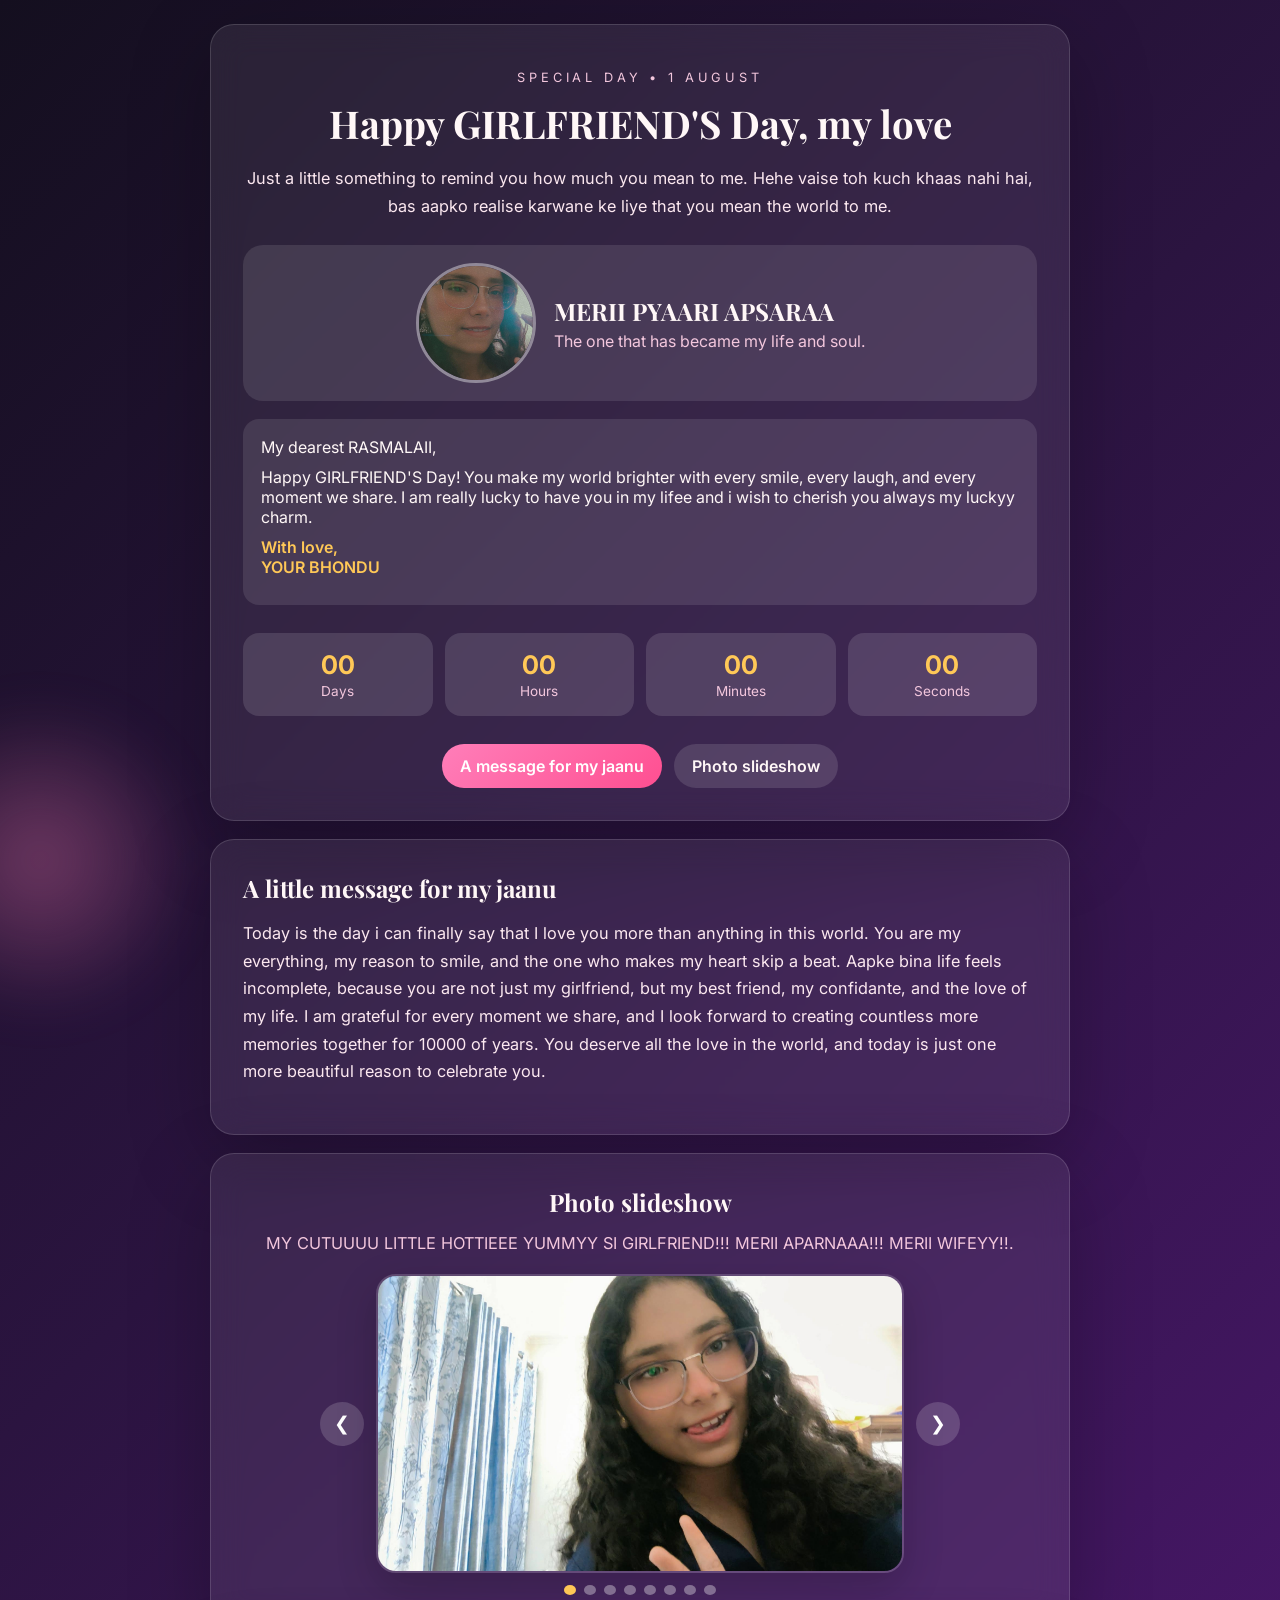
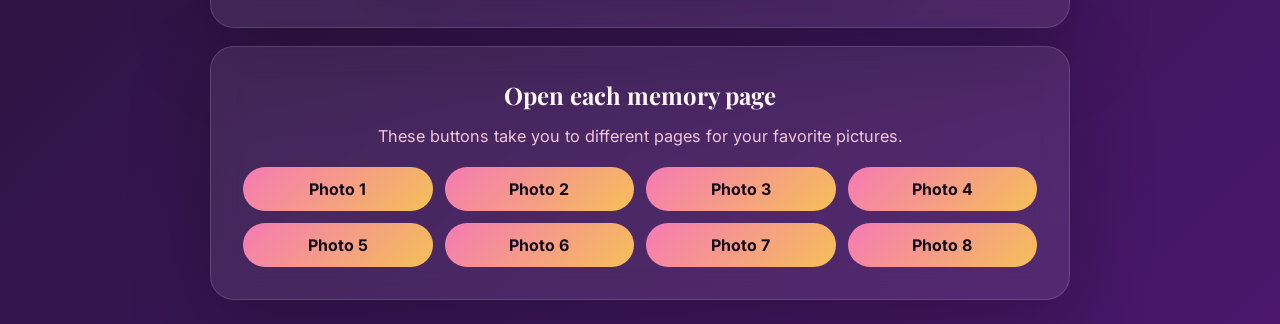
<file: index.html>
<!DOCTYPE html>
<html lang="en">
  <head>
    <meta charset="UTF-8" />
    <meta name="viewport" content="width=device-width, initial-scale=1.0" />
    <title>GF Day Celebration | 1 August</title>
    <meta name="description" content="A lovely celebration website for GF Day on 1 August." />
    <link rel="preconnect" href="https://fonts.googleapis.com" />
    <link rel="preconnect" href="https://fonts.gstatic.com" crossorigin />
    <link
      href="https://fonts.googleapis.com/css2?family=Playfair+Display:wght@600;700&family=Inter:wght@400;500;600&display=swap"
      rel="stylesheet"
    />
    <link rel="stylesheet" href="styles.css" />
  </head>
  <body>
    <div class="background-glow"></div>

    <main class="hero">
      <p class="eyebrow">Special Day • 1 August</p>
      <h1>Happy GIRLFRIEND'S Day, my love</h1>
      <p class="description">
        Just a little something to remind you how much you mean to me. Hehe vaise toh kuch khaas nahi hai, bas aapko realise karwane ke liye that you mean the world to me.
      </p>

      <div class="profile-card">
        <img
          id="profile-image"
          src="profile-image.jpg"
          alt="Her picture"
        />
        <div class="profile-info">
          <h2>MERII PYAARI APSARAA</h2>
          <p class="profile-note">The one that has became my life and soul.</p>
        </div>
      </div>

      <div class="message-box">
        <p>My dearest RASMALAII,</p>
        <p>
          Happy GIRLFRIEND'S Day! You make my world brighter with every smile, every laugh, and every moment we share.
          I am really lucky to have you in my lifee and i wish to cherish you always my luckyy charm.
        </p>
        <p class="signature">With love,<br />YOUR BHONDU </p>
      </div>

      <div class="countdown" id="countdown" aria-label="Countdown to GF Day">
        <div class="count-box">
          <span id="days">00</span>
          <label>Days</label>
        </div>
        <div class="count-box">
          <span id="hours">00</span>
          <label>Hours</label>
        </div>
        <div class="count-box">
          <span id="minutes">00</span>
          <label>Minutes</label>
        </div>
        <div class="count-box">
          <span id="seconds">00</span>
          <label>Seconds</label>
        </div>
      </div>

      <div class="actions">
        <a class="btn primary" href="#message">A message for my jaanu</a>
        <a class="btn secondary" href="#slideshow">Photo slideshow</a>
      </div>
    </main>

    <section class="panel" id="message">
      <h2>A little message for my jaanu</h2>
      <p>
        Today is the day i can finally say that I love you more than anything in this world. You are my everything, my reason to smile, and the one who makes my heart skip a beat.
        Aapke bina life feels incomplete, because you are not just my girlfriend, but my best friend, my confidante, and the love of my life. I am grateful for every moment we share, and I look forward to creating countless more memories together for 10000 of years.
        You deserve all the love in the world, and today is just one more beautiful reason to celebrate you.
      </p>
    </section>

    <section class="panel slideshow-panel" id="slideshow">
      <div class="section-heading">
        <h2>Photo slideshow</h2>
        <p>MY CUTUUUU LITTLE HOTTIEEE YUMMYY SI GIRLFRIEND!!! MERII APARNAAA!!! MERII WIFEYY!!.</p>
      </div>

      <div class="slideshow-frame">
        <button class="slideshow-nav prev" type="button" aria-label="Previous photo">❮</button>
        <img id="slideshow-image" src="" alt="Photo slideshow" />
        <button class="slideshow-nav next" type="button" aria-label="Next photo">❯</button>
      </div>

      <div class="slideshow-dots" id="slideshow-dots"></div>
    </section>

    <section class="panel photo-gallery-panel">
      <div class="section-heading">
        <h2>Open each memory page</h2>
        <p>These buttons take you to different pages for your favorite pictures.</p>
      </div>

      <div class="photo-button-grid">
        <a class="photo-page-btn" href="photo1.html">Photo 1</a>
        <a class="photo-page-btn" href="photo2.html">Photo 2</a>
        <a class="photo-page-btn" href="photo3.html">Photo 3</a>
        <a class="photo-page-btn" href="photo4.html">Photo 4</a>
        <a class="photo-page-btn" href="photo5.html">Photo 5</a>
        <a class="photo-page-btn" href="photo6.html">Photo 6</a>
        <a class="photo-page-btn" href="photo7.html">Photo 7</a>
        <a class="photo-page-btn" href="photo8.html">Photo 8</a>
      </div>
    </section>

    <script src="script.js"></script>
  </body>
</html>
</file>
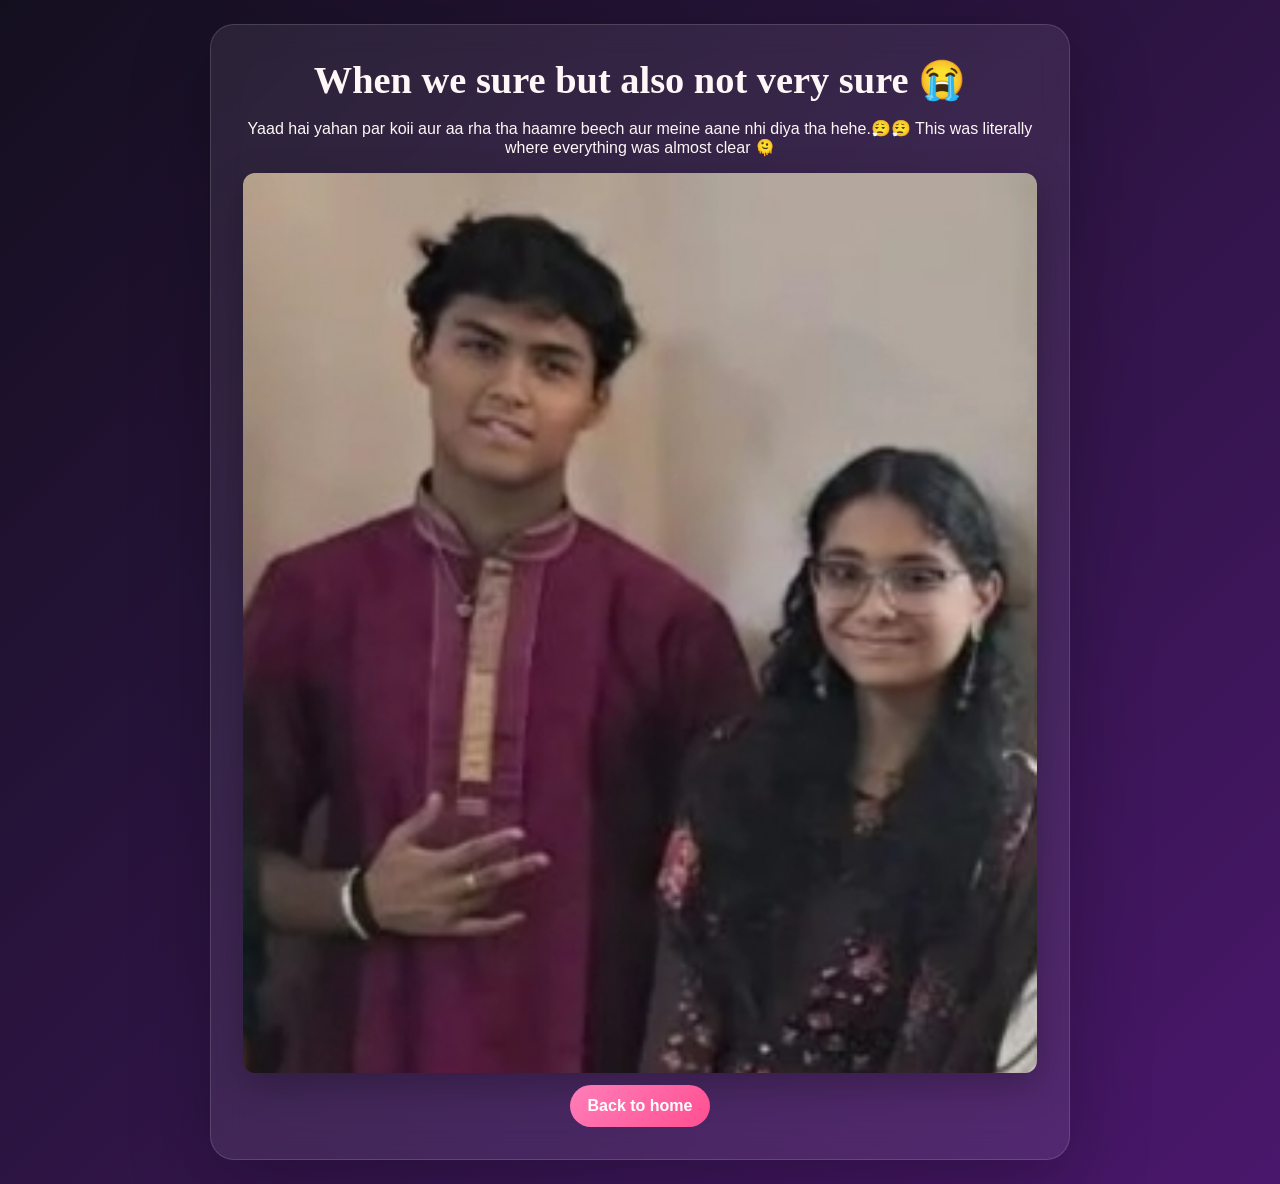
<file: photo1.html>
<!DOCTYPE html>
<html lang="en">
  <head>
    <meta charset="UTF-8" />
    <meta name="viewport" content="width=device-width, initial-scale=1.0" />
    <title>When we sure but also not very sure 😭</title>
    <link rel="stylesheet" href="styles.css?v=1" />
    <style>
      /* Fallback to ensure the page photo uses the intended height if stylesheet is cached */
      #page-photo-1 { height: 1000px; max-width: 900px; object-fit: cover; }
    </style>
  </head>
  <body>
    <main class="hero photo-detail">
      <h1>When we sure but also not very sure 😭</h1>
      <p>Yaad hai yahan par koii aur aa rha tha haamre beech
         aur meine aane nhi diya tha hehe.😮‍💨😮‍💨 This was literally where everything was almost clear 🫠</p>
      <img id="page-photo-1" class="page-photo" src="IMG_20260731_184842.jpg" alt="Memory 1" />
      <a class="btn primary" href="index.html">Back to home</a>
    </main>

    <script src="photo-upload.js"></script>
  </body>
</html>
</file>
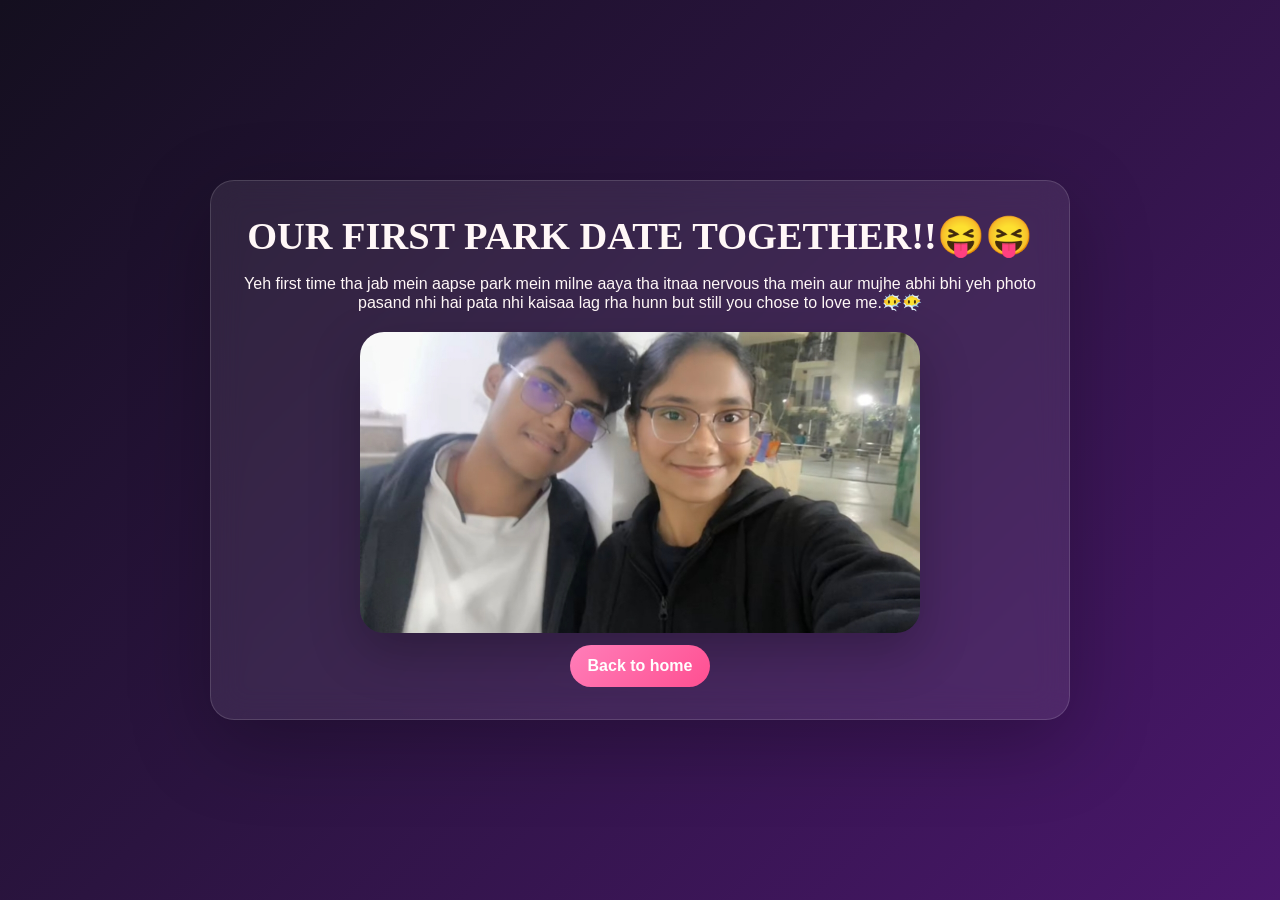
<file: photo2.html>
<!DOCTYPE html>
<html lang="en">
  <head>
    <meta charset="UTF-8" />
    <meta name="viewport" content="width=device-width, initial-scale=1.0" />
    <title>Memory 2</title>
    <link rel="stylesheet" href="styles.css?v=1" />
    <style>
      /* Fallback to ensure the page photo uses the intended display if stylesheet is cached */
      #page-photo-2 { height: auto; max-height: 100vh; object-fit: contain; }
    </style>
  </head>
  <body>
    <main class="hero photo-detail">
      <h1>OUR FIRST PARK DATE TOGETHER!!😝😝</h1>
      <p>Yeh first time tha jab mein aapse park mein milne aaya tha itnaa nervous tha mein aur
         mujhe abhi bhi yeh photo pasand nhi hai pata nhi kaisaa lag rha hunn but still you chose to love me.😶‍🌫️😶‍🌫️</p>
      <img id="page-photo-2" class="page-photo" src="IMG_20260731_174552.jpg" alt="Memory 2" />
      <a class="btn primary" href="index.html">Back to home</a>
    </main>

    <script src="photo-upload.js"></script>
  </body>
</html>
</file>
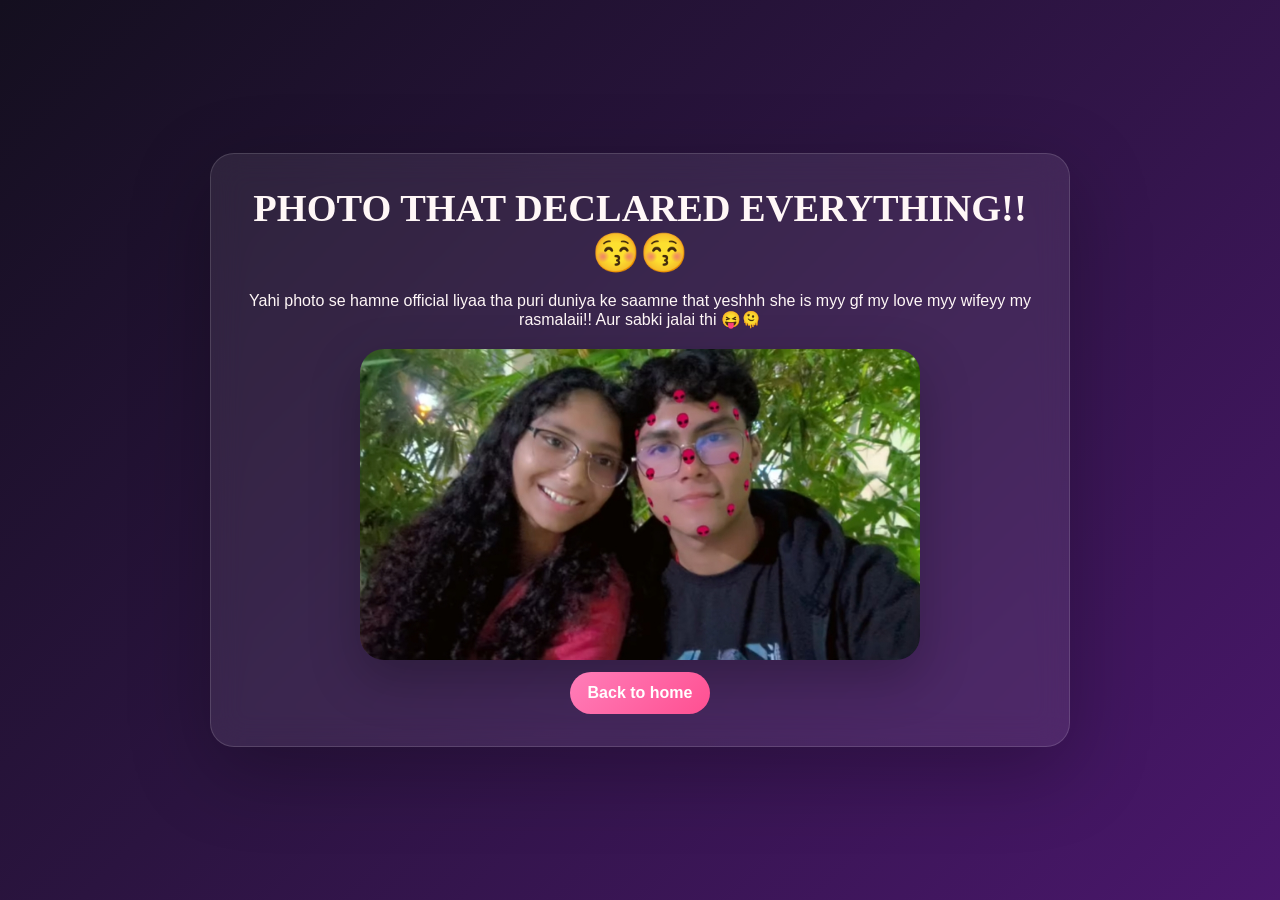
<file: photo3.html>
<!DOCTYPE html>
<html lang="en">
  <head>
    <meta charset="UTF-8" />
    <meta name="viewport" content="width=device-width, initial-scale=1.0" />
    <title>Memory 3</title>
    <link rel="stylesheet" href="styles.css?v=1" />
    <style>
      /* Fallback to ensure the page photo uses the intended display if stylesheet is cached */
      #page-photo-3 { height: auto; max-height: 100vh; object-fit: contain; }
    </style>
  </head>
  <body>
    <main class="hero photo-detail">
      <h1>PHOTO THAT DECLARED EVERYTHING!!😚😚</h1>
      <p>Yahi photo se hamne official liyaa tha puri duniya ke saamne that yeshhh she is myy gf my love myy wifeyy my rasmalaii!! Aur sabki jalai thi 😝🫠</p>
      <img id="page-photo-3" class="page-photo" src="IMG_20260731_174538.jpg" alt="Memory 3" />
      <a class="btn primary" href="index.html">Back to home</a>
    </main>

    <script src="photo-upload.js"></script>
  </body>
</html>
</file>
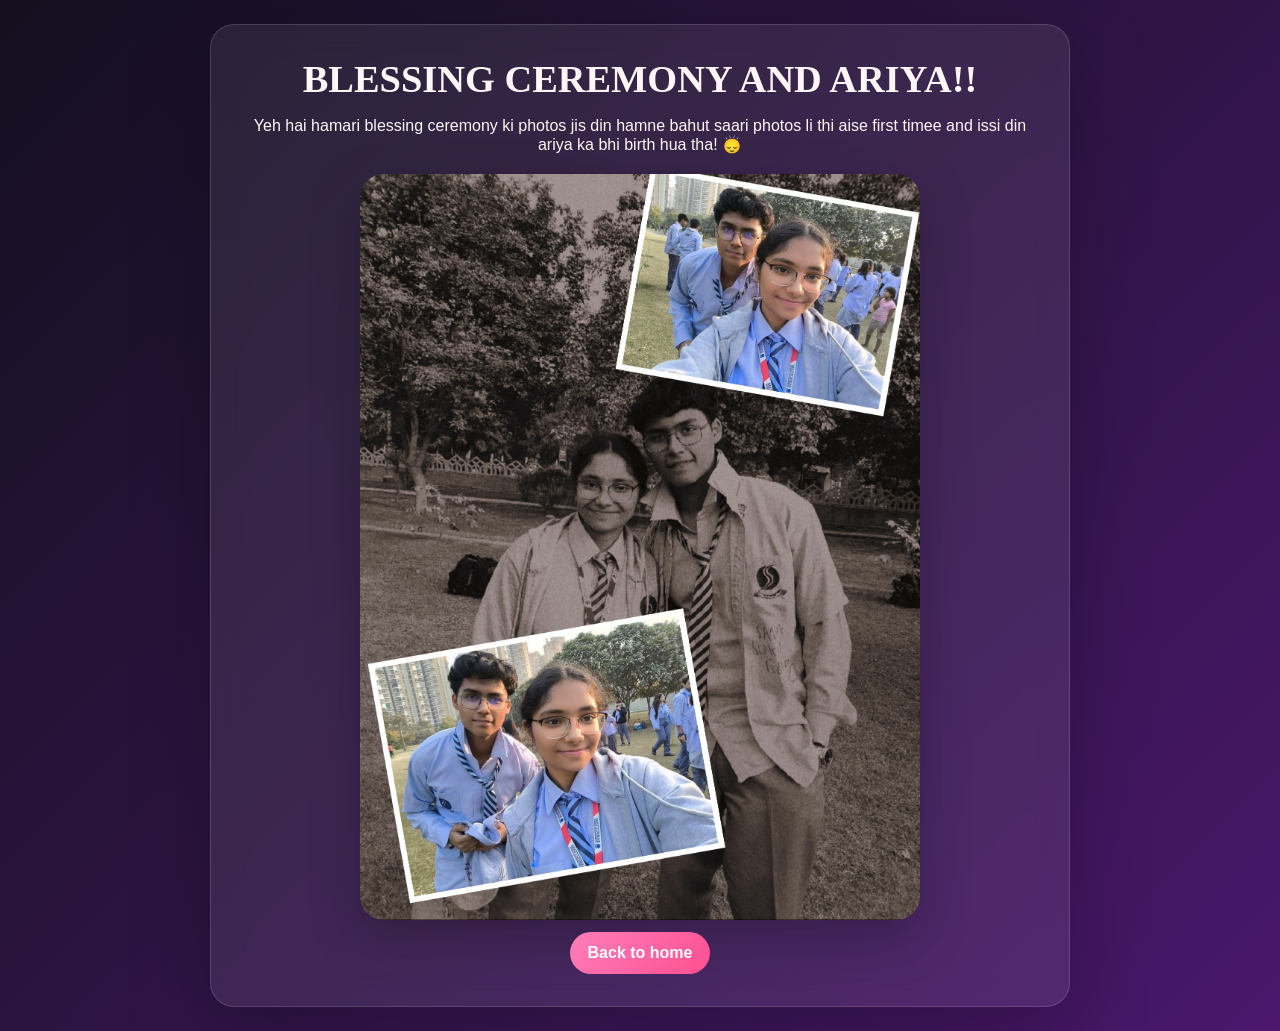
<file: photo4.html>
<!DOCTYPE html>
<html lang="en">
  <head>
    <meta charset="UTF-8" />
    <meta name="viewport" content="width=device-width, initial-scale=1.0" />
    <title>BLESSING CEREMONY AND ARIYA!! </title>
    <link rel="stylesheet" href="styles.css?v=1" />
    <style>
      /* Fallback to ensure the page photo uses the intended display if stylesheet is cached */
      #page-photo-4 { height: auto; max-height: 100vh; object-fit: contain; }
    </style>
  </head>
  <body>
    <main class="hero photo-detail">
      <h1>BLESSING CEREMONY AND ARIYA!! </h1>
      <p>Yeh hai hamari blessing ceremony ki photos jis din hamne bahut saari photos li thi aise first timee and issi din ariya ka bhi birth hua tha! 🙂‍↕️</p>
      <img id="page-photo-4" class="page-photo" src="IMG_20251217_205819.jpg" alt="Memory 4" />
      <a class="btn primary" href="index.html">Back to home</a>
    </main>

    <script src="photo-upload.js"></script>
  </body>
</html>
</file>
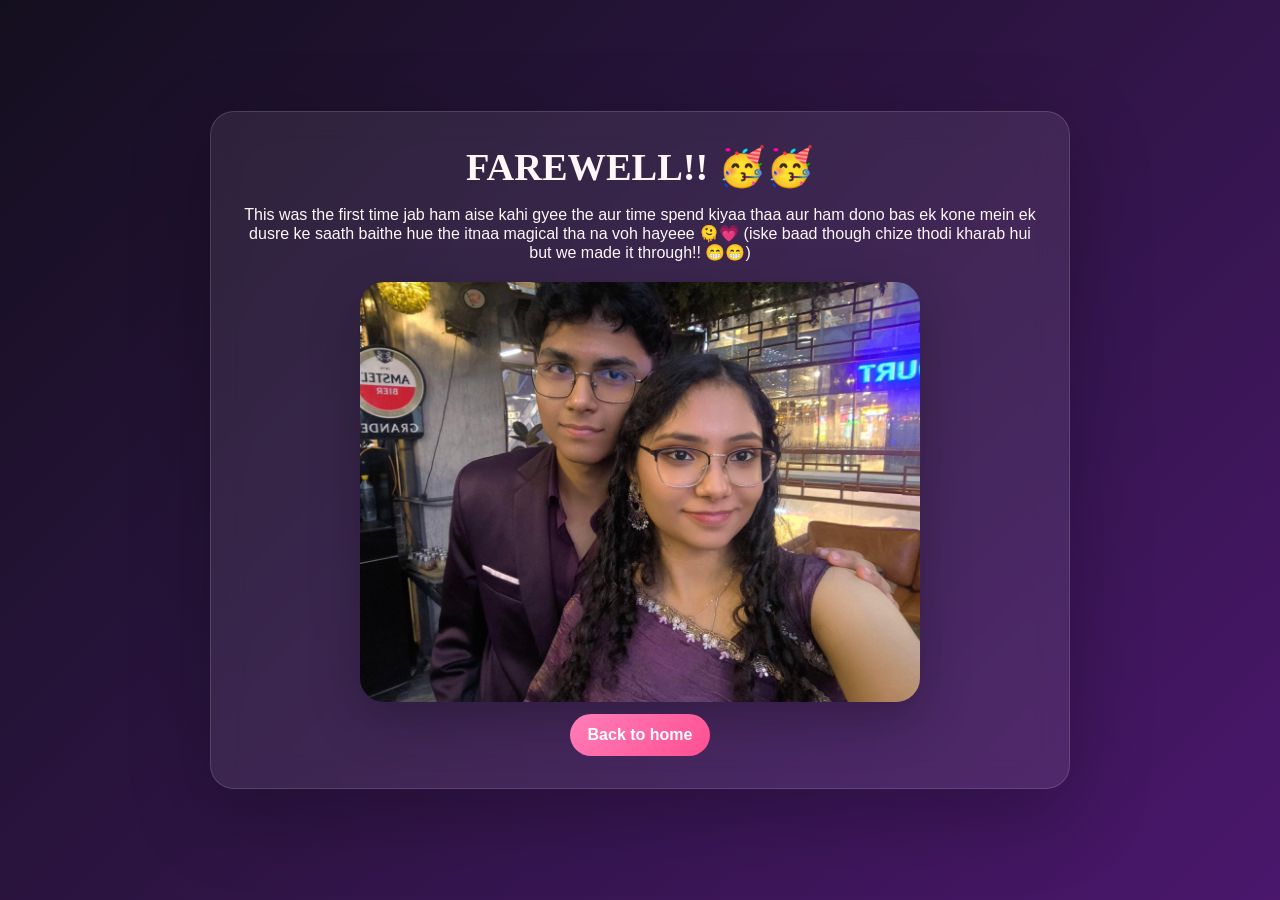
<file: photo5.html>
<!DOCTYPE html>
<html lang="en">
  <head>
    <meta charset="UTF-8" />
    <meta name="viewport" content="width=device-width, initial-scale=1.0" />
    <title>Memory 5</title>
    <link rel="stylesheet" href="styles.css?v=1" />
    <style>
      /* Fallback to ensure the page photo uses the intended display if stylesheet is cached */
      #page-photo-5 { height: auto; max-height: 100vh; object-fit: contain; }
    </style>
  </head>
  <body>
    <main class="hero photo-detail">
      <h1>FAREWELL!! 🥳🥳</h1>
      <p>This was the first time jab ham aise kahi gyee the aur time spend kiyaa thaa aur ham dono bas ek kone mein ek dusre ke saath baithe hue the itnaa magical tha na voh hayeee 🫠💗
        (iske baad though chize thodi kharab hui but we made it through!! 😁😁)
      </p>
      <img id="page-photo-5" class="page-photo" src="IMG_20260306_144634_522.jpg" alt="Memory 5" />
      <a class="btn primary" href="index.html">Back to home</a>
    </main>

    <script src="photo-upload.js"></script>
  </body>
</html>
</file>
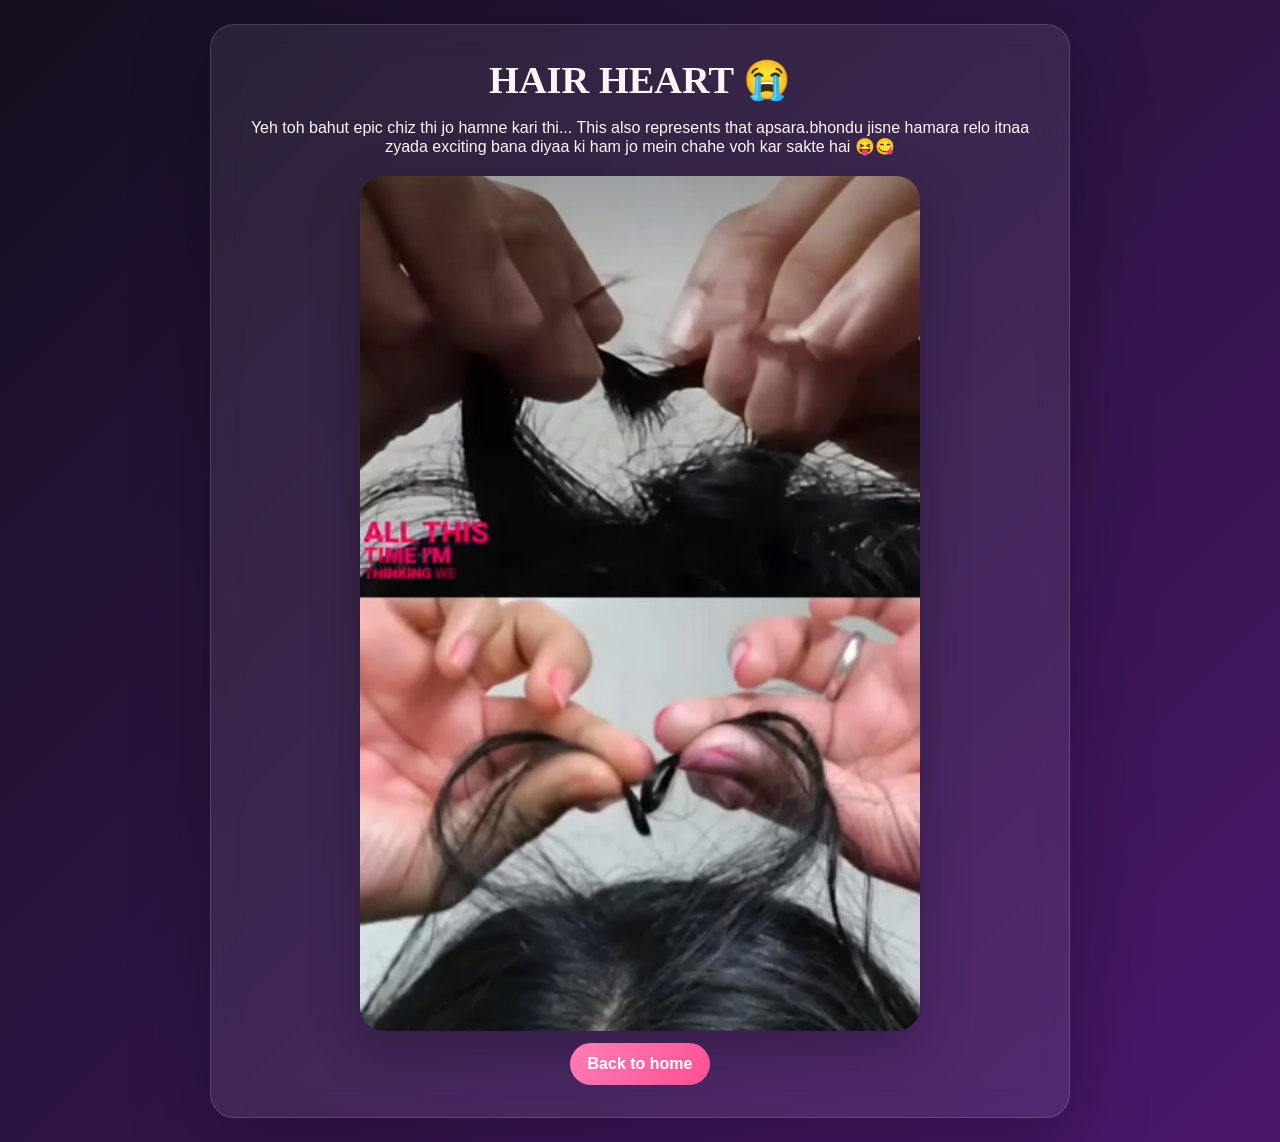
<file: photo6.html>
<!DOCTYPE html>
<html lang="en">
  <head>
    <meta charset="UTF-8" />
    <meta name="viewport" content="width=device-width, initial-scale=1.0" />
    <title>HAIR HEART 😭</title>
    <link rel="stylesheet" href="styles.css?v=1" />
    <style>
      /* Fallback to ensure the page photo uses the intended display if stylesheet is cached */
      #page-photo-6 { height: auto; max-height: 100vh; object-fit: contain; }
    </style>
  </head>
  <body>
    <main class="hero photo-detail">
      <h1>HAIR HEART 😭</h1>
      <p>Yeh toh bahut epic chiz thi jo hamne kari thi... This also represents that apsara.bhondu 
        jisne hamara relo itnaa zyada exciting bana diyaa ki ham jo mein chahe voh kar sakte hai 😝😋</p>
      <img id="page-photo-6" class="page-photo" src="IMG_20260731_174514.jpg" alt="Memory 6" />
      <a class="btn primary" href="index.html">Back to home</a>
    </main>

    <script src="photo-upload.js"></script>
  </body>
</html>
</file>
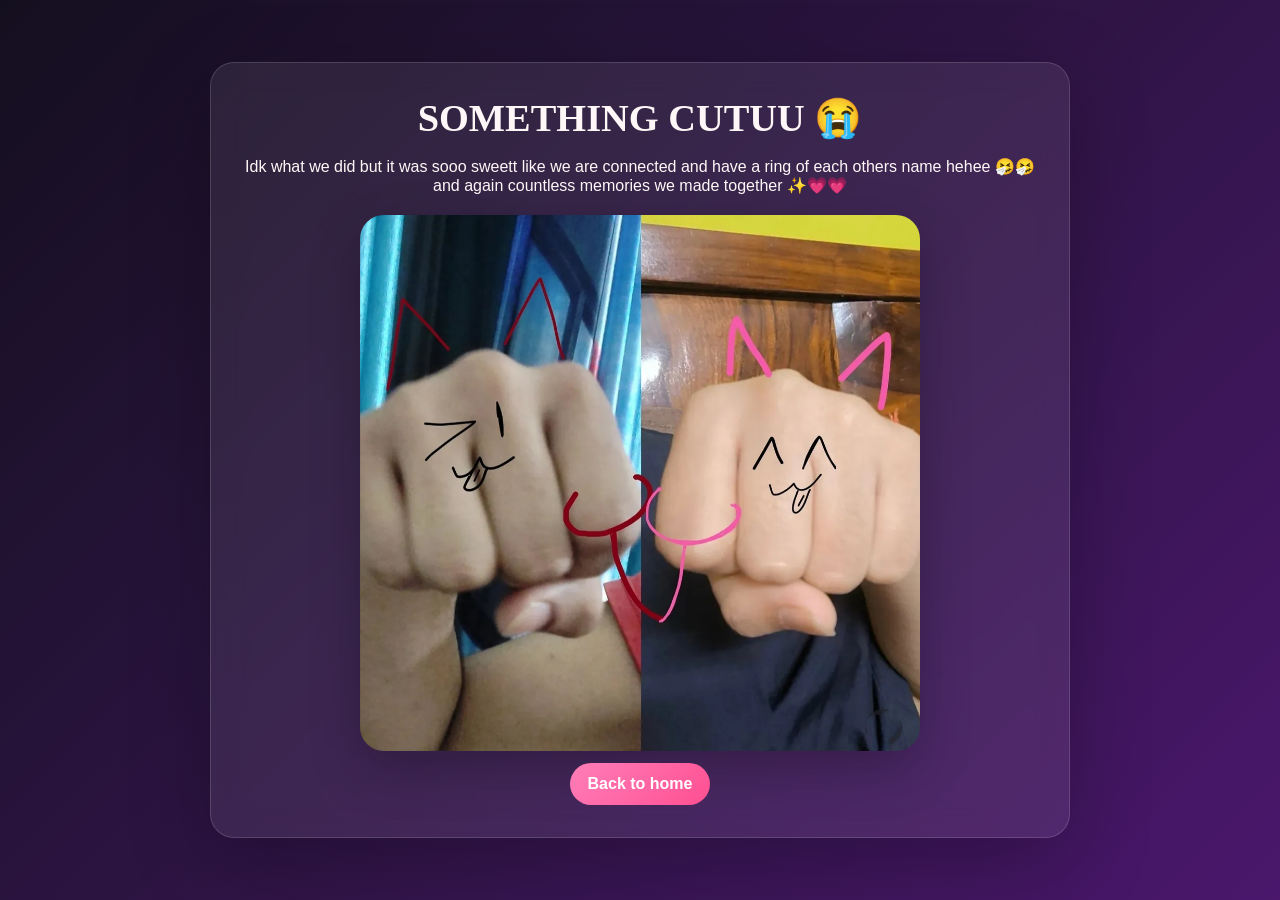
<file: photo7.html>
<!DOCTYPE html>
<html lang="en">
  <head>
    <meta charset="UTF-8" />
    <meta name="viewport" content="width=device-width, initial-scale=1.0" />
    <title>SOMETHING CUTUU 😭</title>
    <link rel="stylesheet" href="styles.css?v=1" />
    <style>
      /* Fallback to ensure the page photo uses the intended display if stylesheet is cached */
      #page-photo-7 { height: auto; max-height: 100vh; object-fit: contain; }
    </style>
  </head>
  <body>
    <main class="hero photo-detail">
      <h1>SOMETHING CUTUU 😭</h1>
      <p>Idk what we did but it was sooo sweett like we are connected and have a ring of each others name hehee 🤧🤧 and again countless memories we made together ✨💗💗</p>
      <img id="page-photo-7" class="page-photo" src="IMG_20260731_174939.jpg" alt="Memory 7" />
      <a class="btn primary" href="index.html">Back to home</a>
    </main>

    <script src="photo-upload.js"></script>
  </body>
</html>
</file>
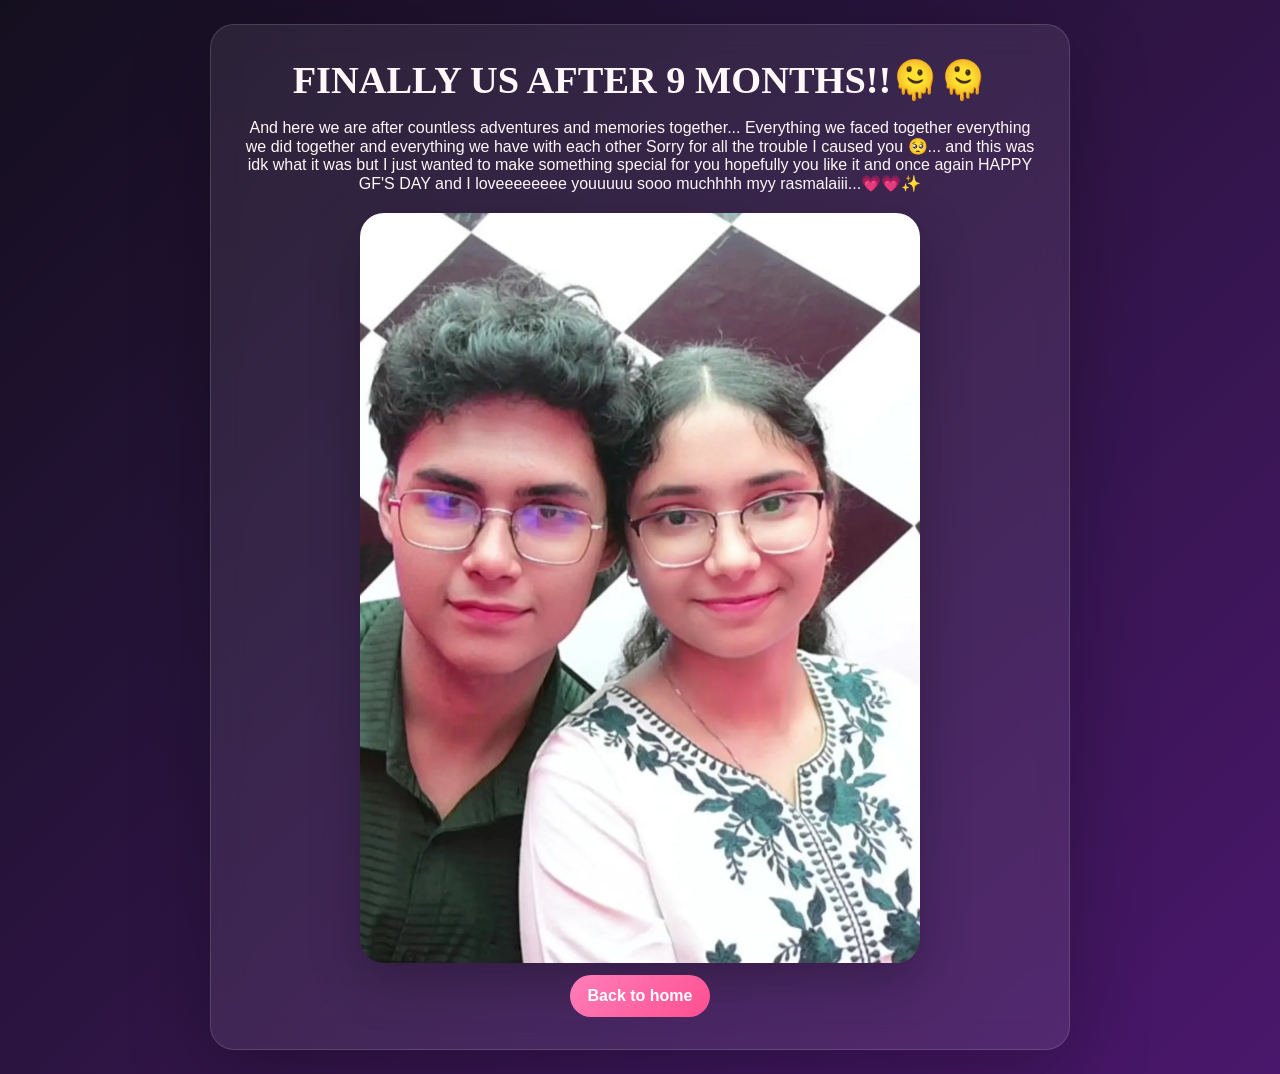
<file: photo8.html>
<!DOCTYPE html>
<html lang="en">
  <head>
    <meta charset="UTF-8" />
    <meta name="viewport" content="width=device-width, initial-scale=1.0" />
    <title>Memory 8</title>
    <link rel="stylesheet" href="styles.css?v=1" />
    <style>
      /* Fallback to ensure the page photo uses the intended display if stylesheet is cached */
      #page-photo-8 { height: auto; max-height: 100vh; object-fit: contain; }
    </style>
  </head>
  <body>
    <main class="hero photo-detail">
      <h1>FINALLY US AFTER 9 MONTHS!!🫠🫠</h1>
      <p>And here we are after countless adventures and memories together... 
        Everything we faced together everything we did together and everything we have with each other
        Sorry for all the trouble I caused you 🥺... 
        and this was idk what it was but I just wanted to make something special for you hopefully you like it and once again HAPPY GF'S DAY and I loveeeeeeee youuuuu sooo muchhhh myy rasmalaiii...💗💗✨</p>
      <img id="page-photo-8" class="page-photo" src="IMG_20260731_174956.jpg" alt="Memory 8" />
      <a class="btn primary" href="index.html">Back to home</a>
    </main>

    <script src="photo-upload.js"></script>
  </body>
</html>
</file>
<file: styles.css>
:root {
  color-scheme: dark;
  --bg: #140f1f;
  --panel: rgba(255, 255, 255, 0.08);
  --text: #fff7f7;
  --muted: #f3c7dd;
  --accent: #ff7eb9;
  --accent-2: #ffc857;
  --slideshow-image-height: 600px;
}

* {
  box-sizing: border-box;
}

body {
  margin: 0;
  font-family: 'Inter', sans-serif;
  background: linear-gradient(135deg, #140f1f, #2b1440 45%, #4a176c);
  color: var(--text);
  min-height: 100vh;
  display: flex;
  flex-direction: column;
  align-items: center;
  justify-content: center;
  padding: 24px;
  overflow-x: hidden;
}

.background-glow {
  position: fixed;
  inset: auto auto -120px -120px;
  width: 320px;
  height: 320px;
  background: radial-gradient(circle, rgba(255, 126, 185, 0.35), transparent 70%);
  filter: blur(25px);
  pointer-events: none;
}

.hero,
.panel {
  width: min(860px, 100%);
  border: 1px solid rgba(255, 255, 255, 0.14);
  background: var(--panel);
  backdrop-filter: blur(16px);
  border-radius: 24px;
  padding: 32px;
  box-shadow: 0 24px 80px rgba(0, 0, 0, 0.25);
}

.hero {
  text-align: center;
}

.eyebrow {
  text-transform: uppercase;
  letter-spacing: 0.3em;
  font-size: 0.8rem;
  color: var(--muted);
  margin-bottom: 12px;
}

h1,
h2 {
  font-family: 'Playfair Display', serif;
  margin: 0 0 12px;
}

h1 {
  font-size: clamp(2rem, 3vw, 3rem);
}

.description,
.panel p {
  font-size: 1.02rem;
  line-height: 1.7;
  color: #fce8f0;
}

.profile-card {
  display: flex;
  align-items: center;
  justify-content: center;
  gap: 18px;
  flex-wrap: wrap;
  margin: 24px 0 18px;
  padding: 18px;
  border-radius: 20px;
  background: rgba(255, 255, 255, 0.1);
}

.profile-card img {
  width: 120px;
  height: 120px;
  border-radius: 50%;
  object-fit: cover;
  border: 3px solid rgba(255, 255, 255, 0.4);
}

.profile-info {
  text-align: left;
}

.profile-info h2 {
  margin-bottom: 4px;
  font-size: 1.5rem;
}

.profile-note {
  margin: 0;
  color: var(--muted);
}

.upload-btn {
  margin-top: 10px;
  cursor: pointer;
}

.btn.small {
  padding: 10px 14px;
  font-size: 0.95rem;
}

.message-box {
  background: rgba(255, 255, 255, 0.1);
  border-radius: 16px;
  padding: 18px;
  margin: 8px 0 24px;
  text-align: left;
}

.message-box p {
  margin: 0 0 10px;
}

.signature {
  font-weight: 600;
  color: var(--accent-2);
}

.countdown {
  display: grid;
  grid-template-columns: repeat(4, minmax(90px, 1fr));
  gap: 12px;
  margin: 28px 0;
}

.count-box {
  background: rgba(255, 255, 255, 0.12);
  border-radius: 16px;
  padding: 16px 8px;
}

.count-box span {
  display: block;
  font-size: 1.6rem;
  font-weight: 700;
  color: var(--accent-2);
}

.count-box label {
  font-size: 0.85rem;
  color: var(--muted);
}

.actions {
  display: flex;
  justify-content: center;
  gap: 12px;
  flex-wrap: wrap;
}

.btn {
  text-decoration: none;
  padding: 12px 18px;
  border-radius: 999px;
  font-weight: 600;
  display: inline-block;
}

.btn.primary {
  background: linear-gradient(135deg, var(--accent), #ff4f91);
  color: white;
}

.btn.secondary {
  background: rgba(255, 255, 255, 0.12);
  color: var(--text);
}

.panel {
  margin-top: 18px;
}

.section-heading {
  margin-bottom: 16px;
  text-align: center;
}

.section-heading p {
  margin: 0;
  color: var(--muted);
}

.slideshow-controls {
  display: flex;
  justify-content: center;
  margin-bottom: 12px;
}

.slideshow-frame {
  display: grid;
  grid-template-columns: auto 1fr auto;
  align-items: center;
  gap: 12px;
  max-width: 640px;
  margin: 0 auto;
}

.slideshow-frame img {
  width: 100%;
  max-width: 620px;
  max-height: 800px;
  height: auto;
  object-fit: cover;
  border-radius: 20px;
  border: 2px solid rgba(255, 255, 255, 0.16);
  box-shadow: 0 14px 40px rgba(0, 0, 0, 0.2);
}

.slideshow-nav {
  border: none;
  width: 44px;
  height: 44px;
  border-radius: 50%;
  background: rgba(255, 255, 255, 0.16);
  color: white;
  font-size: 1.2rem;
  cursor: pointer;
}

.slideshow-dots {
  display: flex;
  justify-content: center;
  gap: 8px;
  margin-top: 12px;
}

.dot {
  width: 10px;
  height: 10px;
  border-radius: 50%;
  border: none;
  background: rgba(255, 255, 255, 0.35);
  cursor: pointer;
}

.dot.active {
  background: var(--accent-2);
}

.photo-button-grid {
  display: grid;
  grid-template-columns: repeat(4, minmax(0, 1fr));
  gap: 12px;
}

.photo-page-btn {
  text-decoration: none;
  text-align: center;
  padding: 12px 14px;
  border-radius: 999px;
  background: linear-gradient(135deg, rgba(255, 126, 185, 0.95), rgba(255, 200, 87, 0.95));
  color: #130b1b;
  font-weight: 700;
}

.photo-detail {
  text-align: center;
}

.photo-controls {
  display: flex;
  justify-content: center;
  flex-wrap: wrap;
  gap: 8px;
  margin-bottom: 12px;
}

.page-photo {
  width: 100%;
  max-width: 560px;
  max-height: 520px;
  object-fit: cover;
  border-radius: 24px;
  margin: 20px 0 12px;
  box-shadow: 0 18px 50px rgba(0, 0, 0, 0.25);
  display: block;
  margin-left: auto;
  margin-right: auto;
}

/* Override for Memory page 1: show full image and fit the viewport */
#page-photo-1 {
  width: 100%;
  max-width: 1200px;
  height: auto;
  max-height: 100vh;
  object-fit: contain;
  border-radius: 12px;
  margin: 12px 0;
  box-shadow: 0 12px 36px rgba(0, 0, 0, 0.25);
  display: block;
  margin-left: auto;
  margin-right: auto;
}

.page-photo.align-left {
  margin-left: 0;
  margin-right: auto;
}

.page-photo.align-right {
  margin-left: auto;
  margin-right: 0;
}

.page-photo.align-center {
  margin-left: auto;
  margin-right: auto;
}

@media (max-width: 640px) {
  body {
    padding: 16px;
  }

  .hero,
  .panel {
    padding: 24px;
  }

  .countdown {
    grid-template-columns: repeat(2, minmax(90px, 1fr));
  }

  .photo-button-grid {
    grid-template-columns: repeat(2, minmax(0, 1fr));
  }
}
</file>
